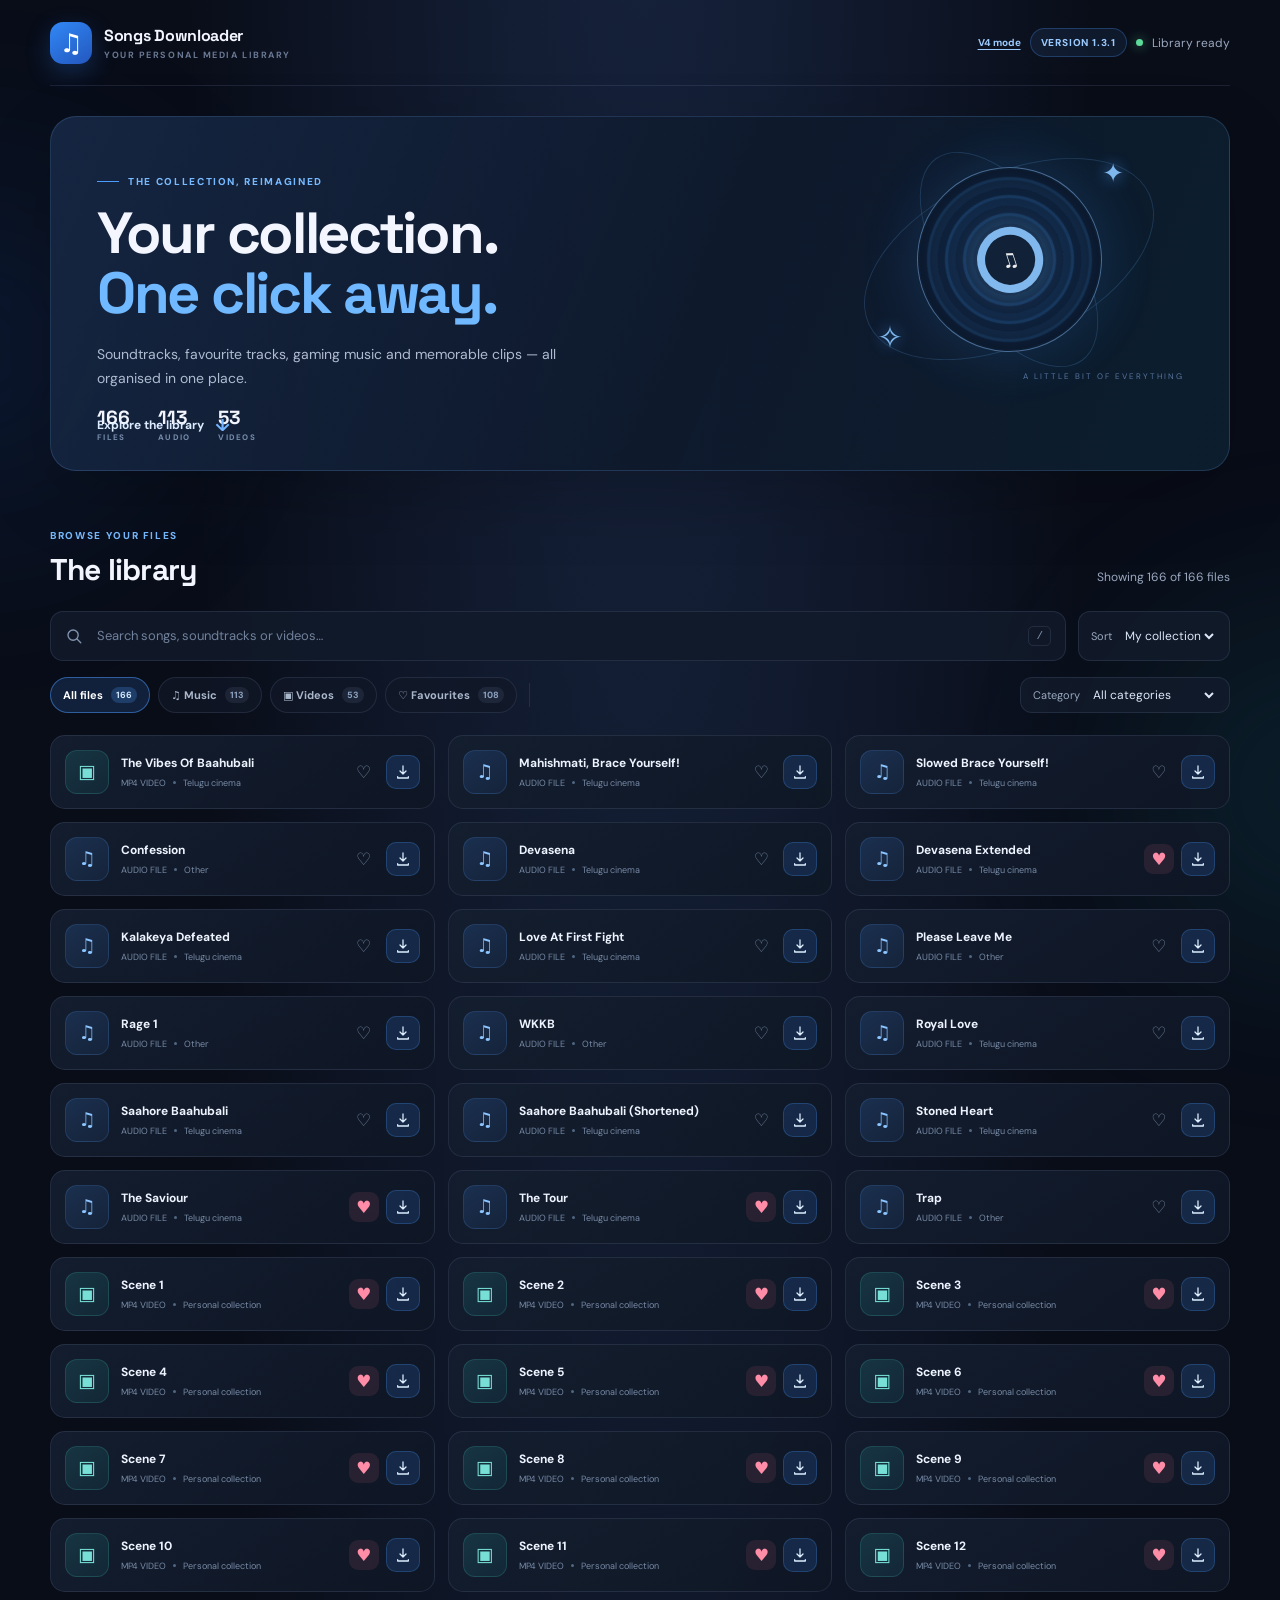
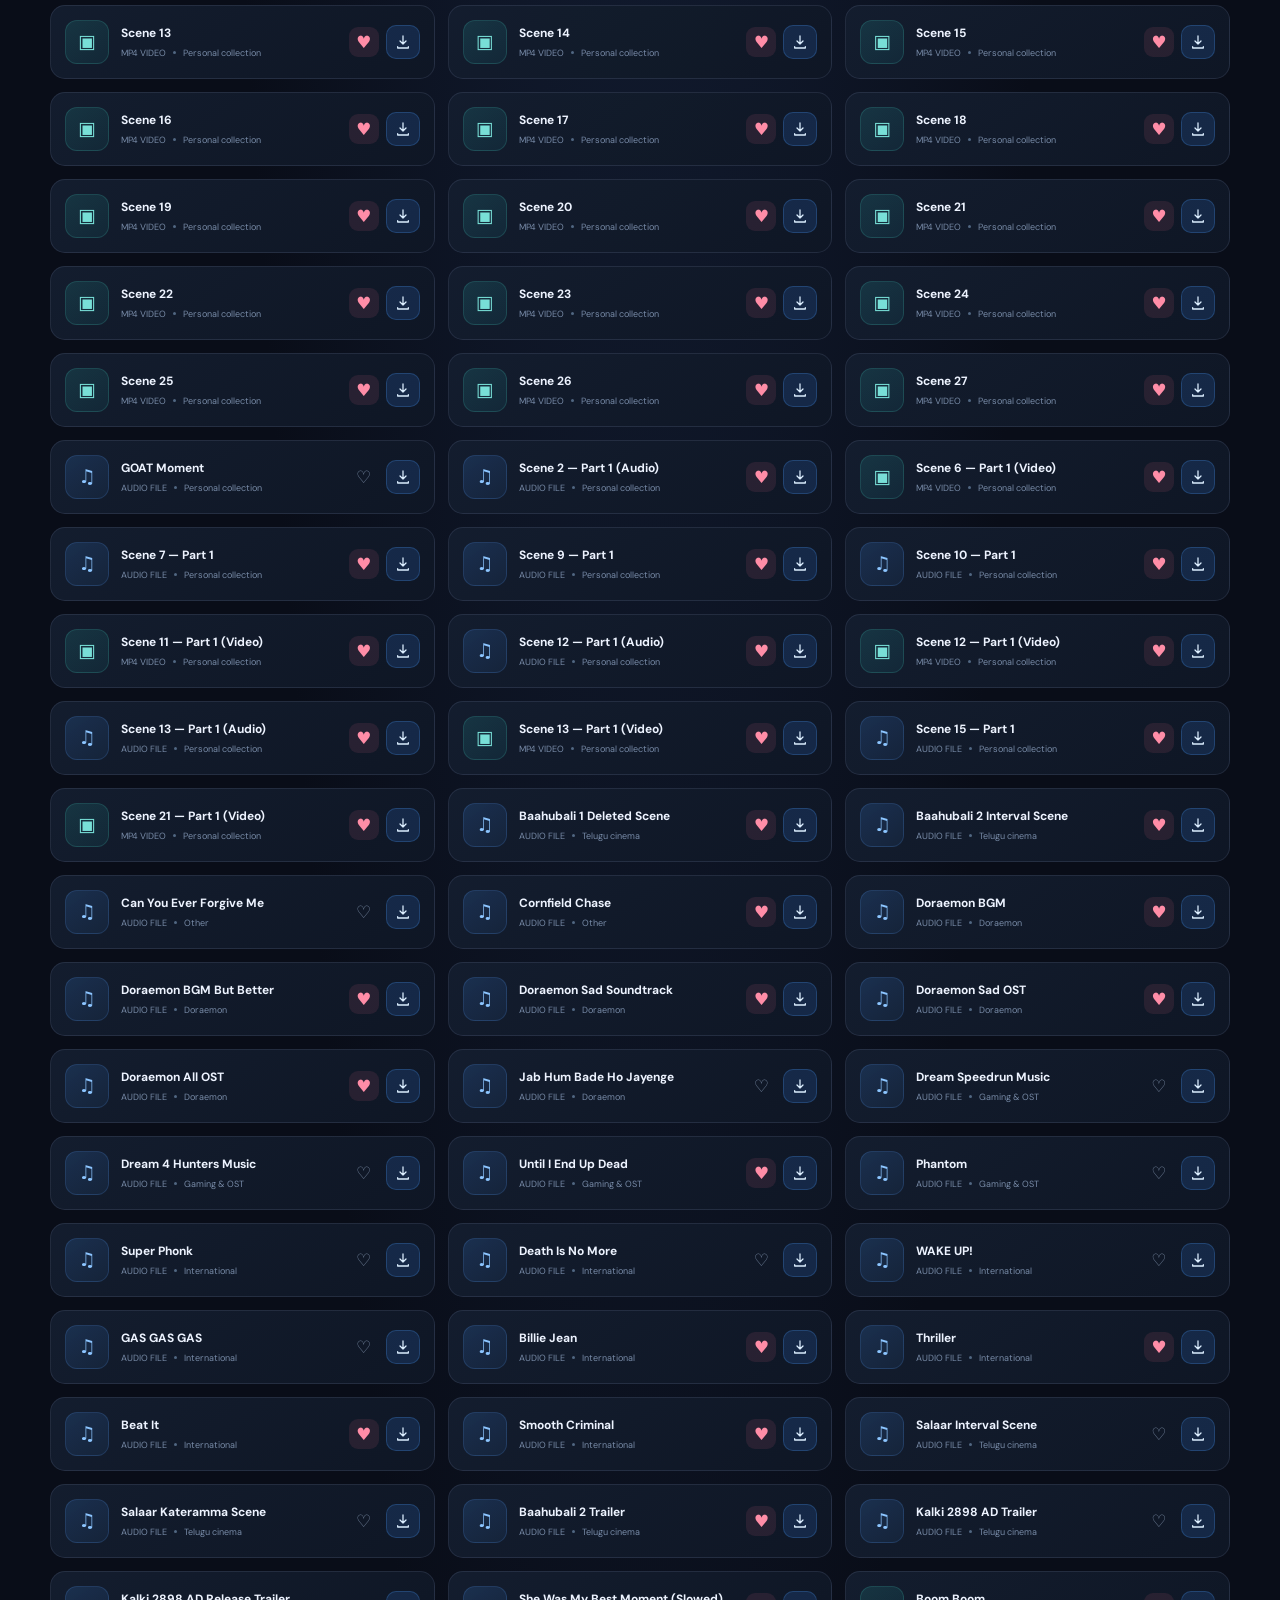
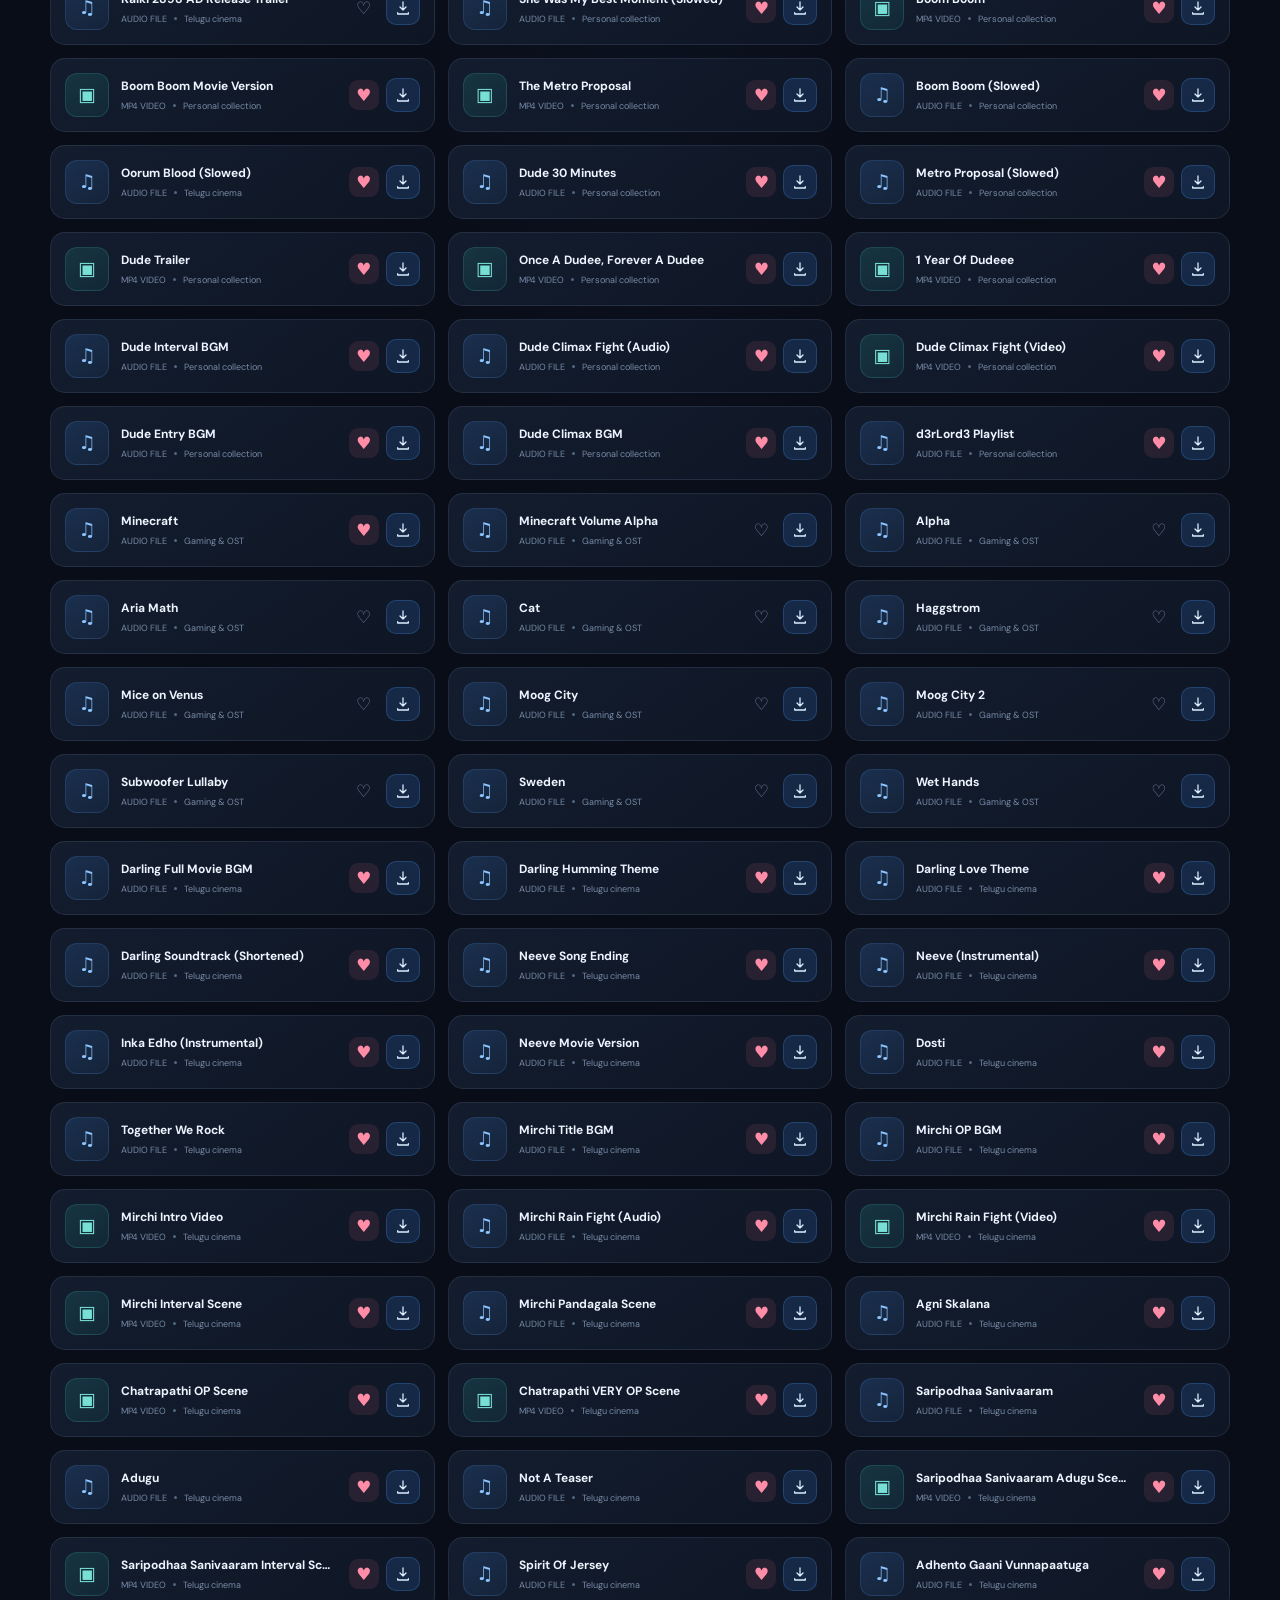
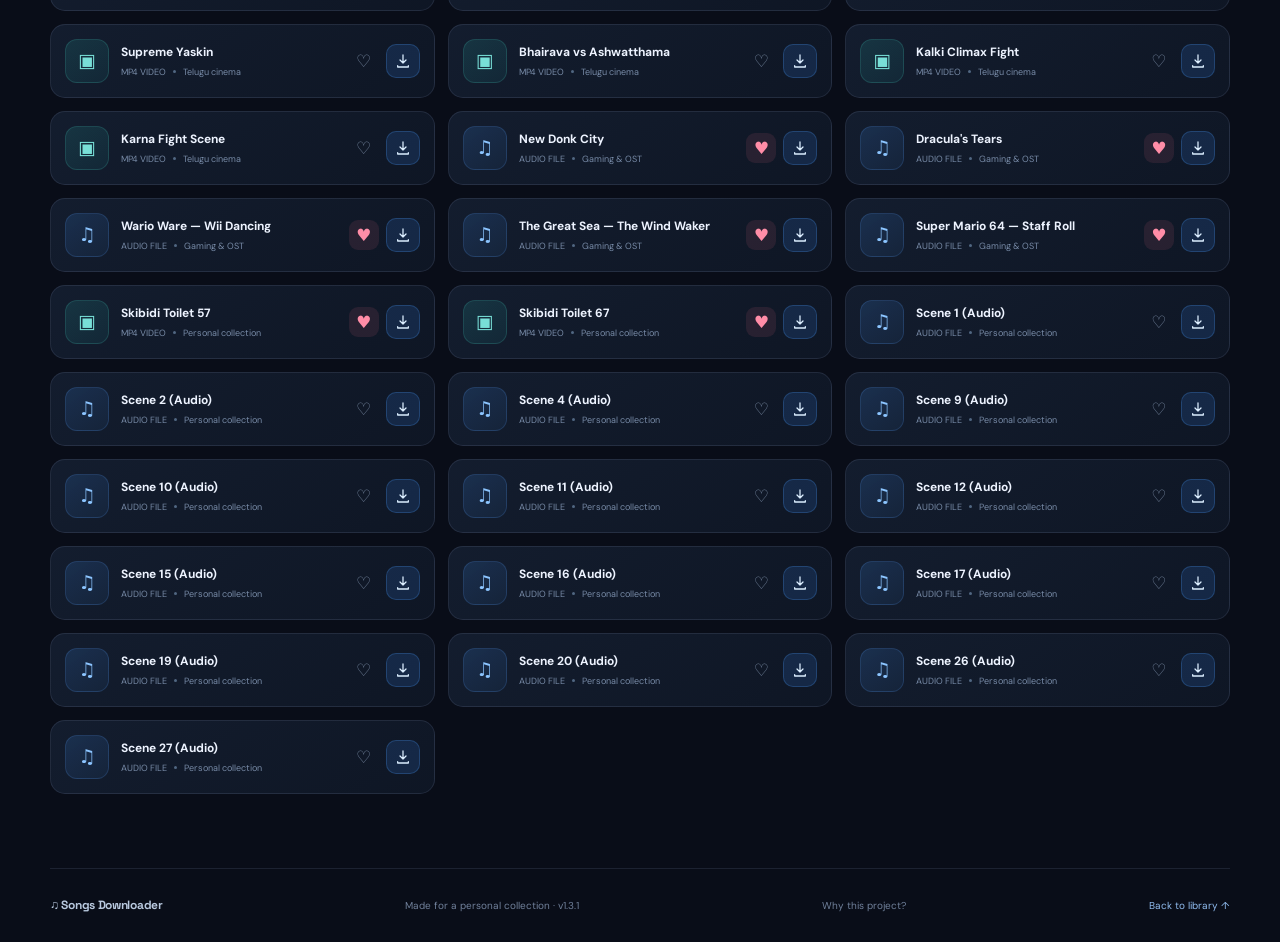
<file: index.html>
<!doctype html>
<html lang="en">
<head>
  <meta charset="utf-8">
  <meta name="viewport" content="width=device-width, initial-scale=1">
  <meta name="theme-color" content="#0b1020">
  <meta name="description" content="Songs Downloader — a personal collection of music, soundtracks and video clips.">
  <title>Songs Downloader — Version 1.3.1</title>
  <link rel="preconnect" href="https://fonts.googleapis.com">
  <link rel="preconnect" href="https://fonts.gstatic.com" crossorigin>
  <link href="https://fonts.googleapis.com/css2?family=DM+Sans:wght@400;500;600;700;800&family=Space+Grotesk:wght@500;600;700&display=swap" rel="stylesheet">
  <link rel="stylesheet" href="style.css">
  <script src="songs.js" defer></script>
  <script src="app.js" defer></script>
</head>
<body>
  <div class="ambient ambient-one" aria-hidden="true"></div>
  <div class="ambient ambient-two" aria-hidden="true"></div>

  <div class="app-shell">
    <header class="topbar">
      <a class="brand" href="index.html" aria-label="Songs Downloader home">
        <span class="brand-mark" aria-hidden="true">♫</span>
        <span class="brand-copy">
          <strong>Songs Downloader</strong>
          <small>YOUR PERSONAL MEDIA LIBRARY</small>
        </span>
      </a>
      <div class="topbar-right">
        <a class="v4-mode-link" href="jiobharat.html">V4 mode</a>
        <span class="version-pill">VERSION 1.3.1</span>
        <span class="status-dot" aria-hidden="true"></span>
        <span class="status-text">Library ready</span>
      </div>
    </header>

    <main>
      <section class="hero" aria-labelledby="hero-title">
        <div class="hero-copy">
          <p class="eyebrow"><span class="eyebrow-line"></span> THE COLLECTION, REIMAGINED</p>
          <h1 id="hero-title">Your collection.<br><span>One click away.</span></h1>
          <p class="hero-description">Soundtracks, favourite tracks, gaming music and memorable clips — all organised in one place.</p>
          <a class="hero-link" href="#library">Explore the library <span aria-hidden="true">↓</span></a>
        </div>
        <div class="hero-art" aria-hidden="true">
          <div class="orbit orbit-large"></div>
          <div class="orbit orbit-small"></div>
          <div class="hero-disc"><span>♫</span></div>
          <div class="hero-spark spark-one">✦</div>
          <div class="hero-spark spark-two">✧</div>
          <div class="hero-caption">A LITTLE BIT OF EVERYTHING</div>
        </div>
        <div class="hero-stats" aria-label="Library statistics">
          <div class="stat"><strong id="stat-total">—</strong><span>FILES</span></div>
          <div class="stat"><strong id="stat-audio">—</strong><span>AUDIO</span></div>
          <div class="stat"><strong id="stat-video">—</strong><span>VIDEOS</span></div>
        </div>
      </section>

      <section class="library-section" id="library" aria-labelledby="library-title">
        <div class="section-heading">
          <div>
            <p class="eyebrow">BROWSE YOUR FILES</p>
            <h2 id="library-title">The library</h2>
          </div>
          <p class="result-count" id="result-count" aria-live="polite">Loading files…</p>
        </div>

        <div class="toolbar">
          <label class="search-box" for="search-input">
            <svg viewBox="0 0 24 24" aria-hidden="true"><circle cx="10.8" cy="10.8" r="6.8"></circle><path d="m16 16 5 5"></path></svg>
            <input id="search-input" type="search" placeholder="Search songs, soundtracks or videos…" autocomplete="off">
            <kbd> / </kbd>
          </label>
          <label class="sort-control" for="sort-select">
            <span>Sort</span>
            <select id="sort-select">
              <option value="collection">My collection</option>
              <option value="az">Title: A–Z</option>
              <option value="za">Title: Z–A</option>
            </select>
          </label>
        </div>

        <div class="filter-row" aria-label="File type filters">
          <button class="filter-chip is-active" type="button" data-type="all" aria-pressed="true">All files <span id="count-all">0</span></button>
          <button class="filter-chip" type="button" data-type="audio" aria-pressed="false">♫ Music <span id="count-audio">0</span></button>
          <button class="filter-chip" type="button" data-type="video" aria-pressed="false">▣ Videos <span id="count-video">0</span></button>
          <button class="filter-chip" type="button" data-type="favorites" aria-pressed="false">♡ Favourites <span id="count-favorites">0</span></button>
          <span class="filter-divider" aria-hidden="true"></span>
          <label class="category-select" for="category-select">
            <span>Category</span>
            <select id="category-select">
              <option value="all">All categories</option>
            </select>
          </label>
        </div>

        <div class="active-filter-note" id="active-filter-note" hidden></div>
        <div class="media-grid" id="media-grid" aria-live="polite"></div>
        <div class="empty-state" id="empty-state" hidden>
          <div class="empty-icon">⌕</div>
          <h3>No files found</h3>
          <p>Try another title or clear your filters.</p>
          <button class="secondary-button" id="clear-filters" type="button">Clear filters</button>
        </div>
      </section>
    </main>

    <footer class="footer">
      <a class="footer-brand" href="index.html">♫ Songs Downloader</a>
      <span>Made for a personal collection · v1.3.1</span>
      <a href="why.html">Why this project?</a>
      <a href="#library">Back to library ↑</a>
    </footer>
  </div>

  <noscript><p class="noscript">Please enable JavaScript to browse the Songs Downloader library.</p></noscript>
</body>
</html>
</file>
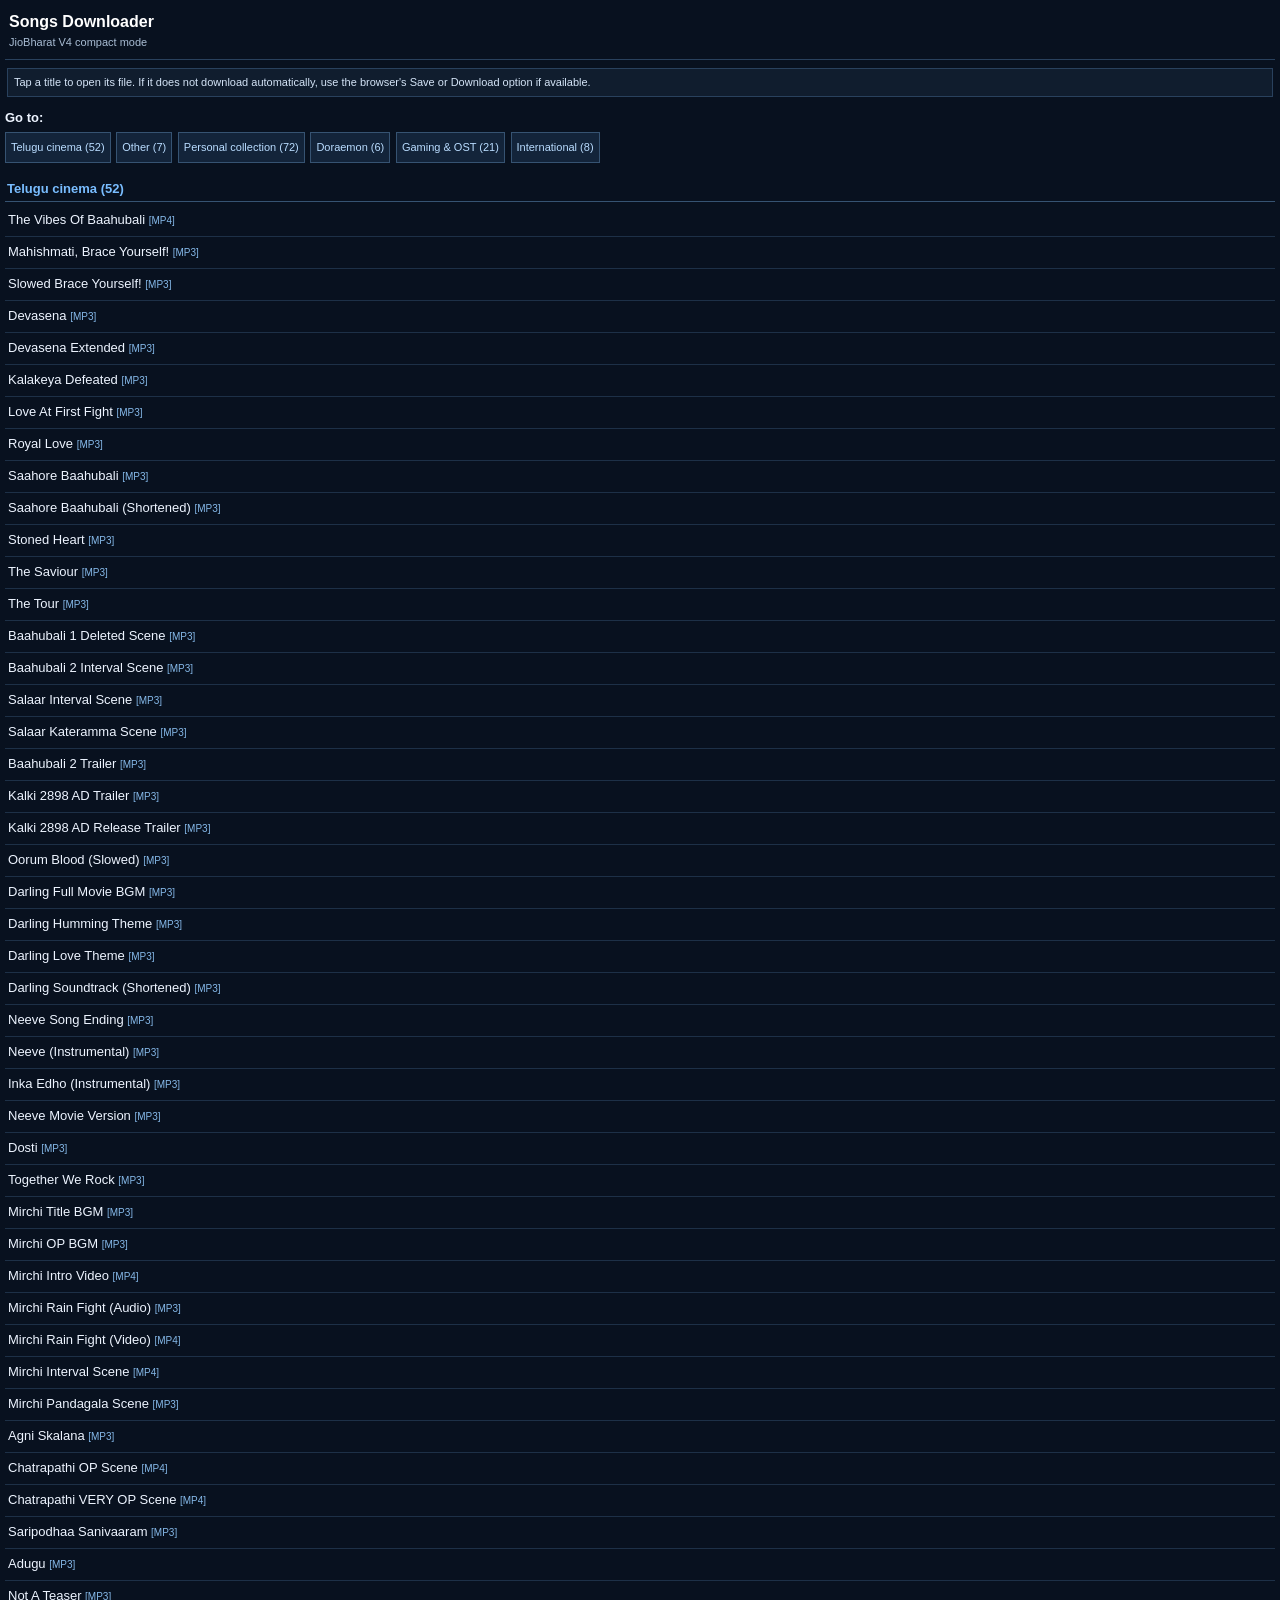
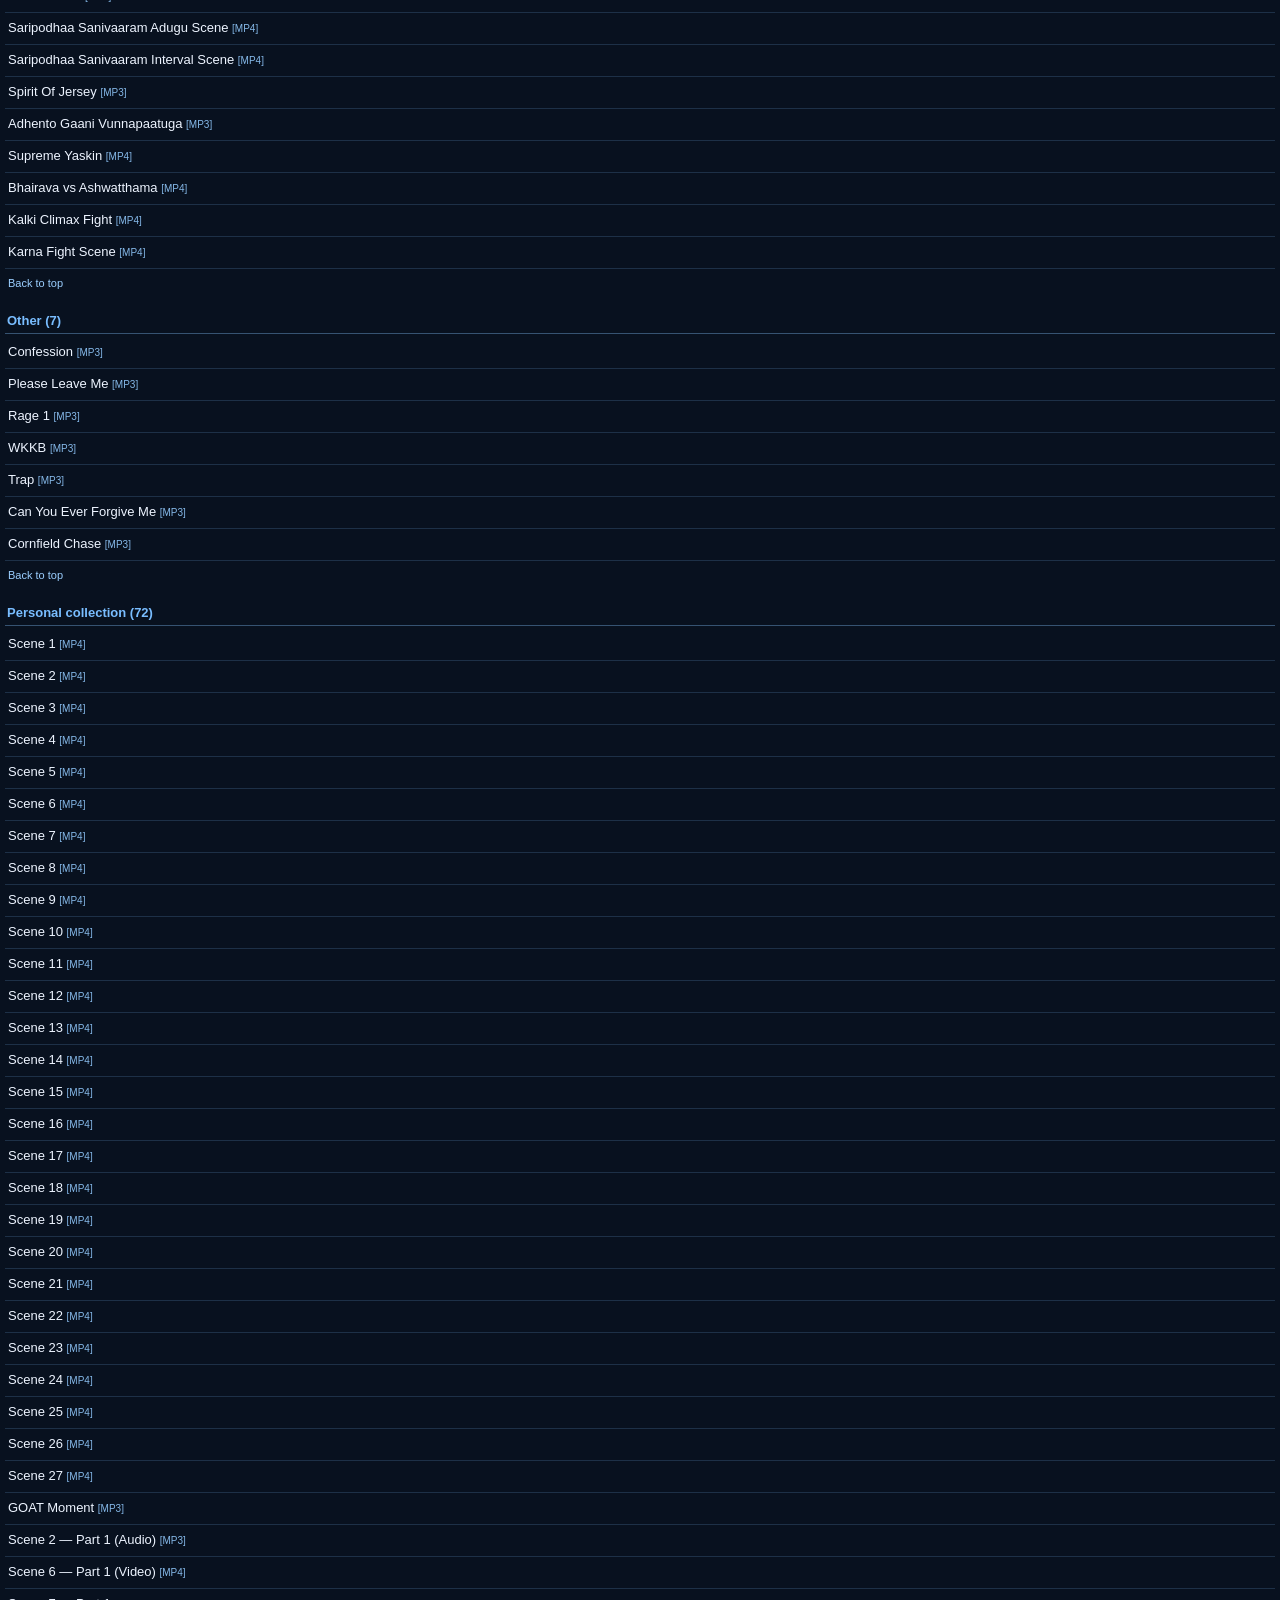
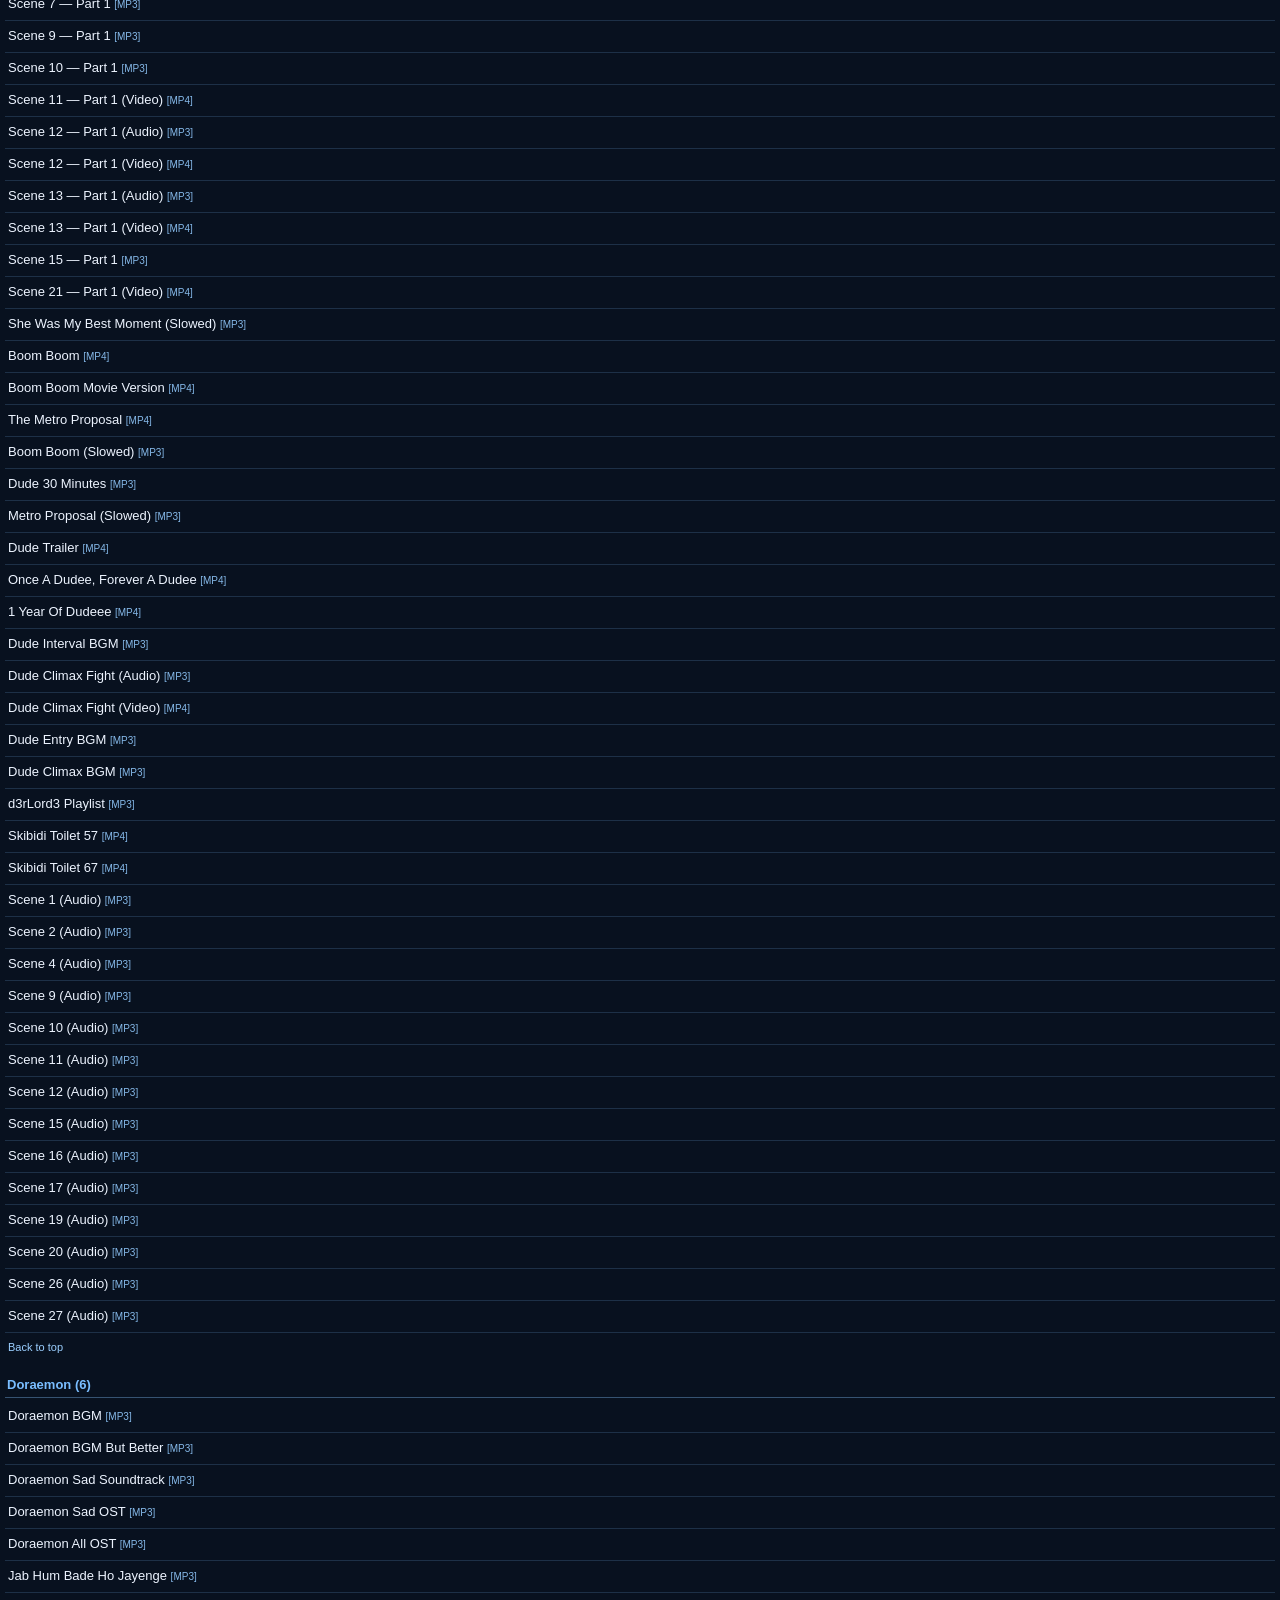
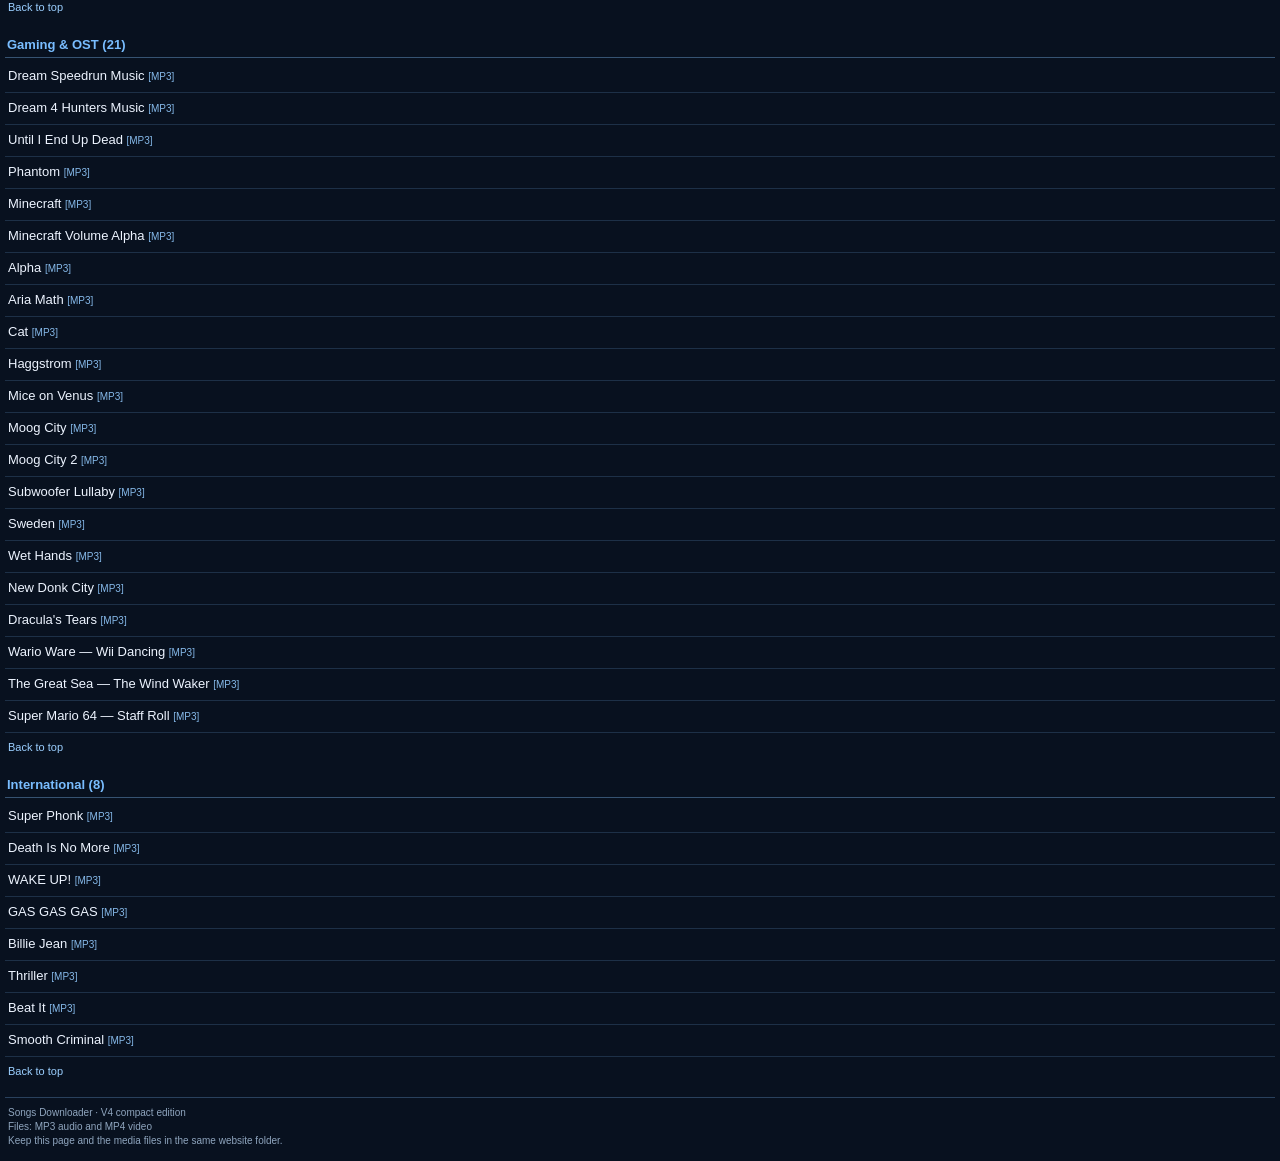
<file: jiobharat.html>
<!doctype html>
<html lang="en">
<head>
  <meta charset="utf-8">
  <meta name="viewport" content="width=device-width, initial-scale=1">
  <meta name="theme-color" content="#08111f">
  <meta name="description" content="A lightweight download list for Songs Downloader.">
  <title>Songs Downloader - V4 Mode</title>
  <style>
    body { margin: 0; padding: 5px; background: #08111f; color: #edf4ff; font-family: Arial, sans-serif; font-size: 13px; }
    .head { padding: 7px 4px 9px; border-bottom: 1px solid #29415d; }
    h1 { margin: 0 0 4px; color: #ffffff; font-size: 16px; line-height: 19px; }
    .sub { margin: 0; color: #a9bdd4; font-size: 11px; line-height: 15px; }
    .hint { margin: 8px 2px; padding: 6px; border: 1px solid #29415d; background: #101d2e; color: #d4e4f7; font-size: 11px; line-height: 15px; }
    .jump { margin: 7px 0 10px; line-height: 25px; }
    .jump a { display: inline-block; margin: 2px 2px 2px 0; padding: 2px 5px; border: 1px solid #365372; background: #13243a; color: #b9dcff; text-decoration: none; font-size: 11px; }
    h2 { margin: 12px 0 3px; padding: 4px 2px; border-bottom: 1px solid #365372; color: #79bdff; font-size: 13px; line-height: 16px; }
    ul { margin: 0; padding: 0; list-style: none; }
    li { margin: 0; padding: 0; border-bottom: 1px solid #1d3047; }
    .file { display: block; padding: 7px 3px; color: #edf4ff; text-decoration: none; line-height: 16px; }
    .file:focus, .file:active, .jump a:focus, .jump a:active { color: #ffffff; background: #1c3b5f; outline: 1px solid #79bdff; }
    .kind { color: #85b8e8; font-size: 10px; white-space: nowrap; }
    .top { display: block; padding: 8px 3px; color: #9bcfff; text-decoration: none; font-size: 11px; }
    .foot { margin-top: 12px; padding: 8px 3px; border-top: 1px solid #29415d; color: #8fa5be; font-size: 10px; line-height: 14px; }
  </style>
</head>
<body>
  <div class="head" id="top">
    <h1>Songs Downloader</h1>
    <p class="sub">JioBharat V4 compact mode</p>
  </div>
  <p class="hint">Tap a title to open its file. If it does not download automatically, use the browser's Save or Download option if available.</p>
  <div class="jump"><strong>Go to:</strong><br>
    <a href="#telugu-cinema">Telugu cinema (52)</a>
    <a href="#other">Other (7)</a>
    <a href="#personal-collection">Personal collection (72)</a>
    <a href="#doraemon">Doraemon (6)</a>
    <a href="#gaming-ost">Gaming &amp; OST (21)</a>
    <a href="#international">International (8)</a>
  </div>
  <h2 id="telugu-cinema">Telugu cinema (52)</h2>
  <ul>
    <li><a class="file" href="The%20Vibes%20Of%20Baahubali.mp4" download="The Vibes Of Baahubali.mp4">The Vibes Of Baahubali <span class="kind">[MP4]</span></a></li>
    <li><a class="file" href="Mahishmati%2C%20Brace%20Yourself.mp3" download="Mahishmati, Brace Yourself.mp3">Mahishmati, Brace Yourself! <span class="kind">[MP3]</span></a></li>
    <li><a class="file" href="Slowed%20Brace%20Yourself.mp3" download="Slowed Brace Yourself.mp3">Slowed Brace Yourself! <span class="kind">[MP3]</span></a></li>
    <li><a class="file" href="Devasena.mp3" download="Devasena.mp3">Devasena <span class="kind">[MP3]</span></a></li>
    <li><a class="file" href="Devasena%20Extended.mp3" download="Devasena Extended.mp3">Devasena Extended <span class="kind">[MP3]</span></a></li>
    <li><a class="file" href="Kalakeya%20Defeated.mp3" download="Kalakeya Defeated.mp3">Kalakeya Defeated <span class="kind">[MP3]</span></a></li>
    <li><a class="file" href="Love%20at%20First%20Fight.mp3" download="Love at First Fight.mp3">Love At First Fight <span class="kind">[MP3]</span></a></li>
    <li><a class="file" href="Royal%20Love.mp3" download="Royal Love.mp3">Royal Love <span class="kind">[MP3]</span></a></li>
    <li><a class="file" href="Saahore%20Baahubali.mp3" download="Saahore Baahubali.mp3">Saahore Baahubali <span class="kind">[MP3]</span></a></li>
    <li><a class="file" href="Saahore%20Baahubali%20Shortened.mp3" download="Saahore Baahubali Shortened.mp3">Saahore Baahubali (Shortened) <span class="kind">[MP3]</span></a></li>
    <li><a class="file" href="Stoned%20Heart.mp3" download="Stoned Heart.mp3">Stoned Heart <span class="kind">[MP3]</span></a></li>
    <li><a class="file" href="The%20Saviour.mp3" download="The Saviour.mp3">The Saviour <span class="kind">[MP3]</span></a></li>
    <li><a class="file" href="The%20Tour.mp3" download="The Tour.mp3">The Tour <span class="kind">[MP3]</span></a></li>
    <li><a class="file" href="Baahubali%201%20Deleted%20Scene.mp3" download="Baahubali 1 Deleted Scene.mp3">Baahubali 1 Deleted Scene <span class="kind">[MP3]</span></a></li>
    <li><a class="file" href="Interval%20Scene%202.mp3" download="Interval Scene 2.mp3">Baahubali 2 Interval Scene <span class="kind">[MP3]</span></a></li>
    <li><a class="file" href="Salaar%20Interval%20Scene.mp3" download="Salaar Interval Scene.mp3">Salaar Interval Scene <span class="kind">[MP3]</span></a></li>
    <li><a class="file" href="Kateramma%20Fight%20Scene.mp3" download="Kateramma Fight Scene.mp3">Salaar Kateramma Scene <span class="kind">[MP3]</span></a></li>
    <li><a class="file" href="Baahubali%202%20Trailer.mp3" download="Baahubali 2 Trailer.mp3">Baahubali 2 Trailer <span class="kind">[MP3]</span></a></li>
    <li><a class="file" href="Kalki%202898%20AD%20Trailer.mp3" download="Kalki 2898 AD Trailer.mp3">Kalki 2898 AD Trailer <span class="kind">[MP3]</span></a></li>
    <li><a class="file" href="Kalki%202898%20AD%20Release%20Trailer.mp3" download="Kalki 2898 AD Release Trailer.mp3">Kalki 2898 AD Release Trailer <span class="kind">[MP3]</span></a></li>
    <li><a class="file" href="Oorum%20Blood%20Slowed.mp3" download="Oorum Blood Slowed.mp3">Oorum Blood (Slowed) <span class="kind">[MP3]</span></a></li>
    <li><a class="file" href="Darling%20Full%20Movie%20BGM.mp3" download="Darling Full Movie BGM.mp3">Darling Full Movie BGM <span class="kind">[MP3]</span></a></li>
    <li><a class="file" href="Darling%20Humming%20Theme.mp3" download="Darling Humming Theme.mp3">Darling Humming Theme <span class="kind">[MP3]</span></a></li>
    <li><a class="file" href="Darling%20Love%20Theme.mp3" download="Darling Love Theme.mp3">Darling Love Theme <span class="kind">[MP3]</span></a></li>
    <li><a class="file" href="Darling%20Soundtrack%20Shortened.mp3" download="Darling Soundtrack Shortened.mp3">Darling Soundtrack (Shortened) <span class="kind">[MP3]</span></a></li>
    <li><a class="file" href="Neeve%20Song%20Ending.mp3" download="Neeve Song Ending.mp3">Neeve Song Ending <span class="kind">[MP3]</span></a></li>
    <li><a class="file" href="Neeve%20%28Instrumental%29.mp3" download="Neeve (Instrumental).mp3">Neeve (Instrumental) <span class="kind">[MP3]</span></a></li>
    <li><a class="file" href="Inka%20Edho%20%28Instrumental%29.mp3" download="Inka Edho (Instrumental).mp3">Inka Edho (Instrumental) <span class="kind">[MP3]</span></a></li>
    <li><a class="file" href="Neeve%20Movie%20Version.mp3" download="Neeve Movie Version.mp3">Neeve Movie Version <span class="kind">[MP3]</span></a></li>
    <li><a class="file" href="Dosti.mp3" download="Dosti.mp3">Dosti <span class="kind">[MP3]</span></a></li>
    <li><a class="file" href="Together%20We%20Rock.mp3" download="Together We Rock.mp3">Together We Rock <span class="kind">[MP3]</span></a></li>
    <li><a class="file" href="Mirchi%20Title%20BGM.mp3" download="Mirchi Title BGM.mp3">Mirchi Title BGM <span class="kind">[MP3]</span></a></li>
    <li><a class="file" href="Mirchi%20OP%20BGM.mp3" download="Mirchi OP BGM.mp3">Mirchi OP BGM <span class="kind">[MP3]</span></a></li>
    <li><a class="file" href="Mirchi%20Intro%20Scene.mp4" download="Mirchi Intro Scene.mp4">Mirchi Intro Video <span class="kind">[MP4]</span></a></li>
    <li><a class="file" href="Mirchi%20Rain%20Fight.mp3" download="Mirchi Rain Fight.mp3">Mirchi Rain Fight (Audio) <span class="kind">[MP3]</span></a></li>
    <li><a class="file" href="Mirchi%20Rain%20Fight%20Video.mp4" download="Mirchi Rain Fight Video.mp4">Mirchi Rain Fight (Video) <span class="kind">[MP4]</span></a></li>
    <li><a class="file" href="Mirchi%20Interval%20Scene.mp4" download="Mirchi Interval Scene.mp4">Mirchi Interval Scene <span class="kind">[MP4]</span></a></li>
    <li><a class="file" href="Mirchi%20Pandagala%20Scene.mp3" download="Mirchi Pandagala Scene.mp3">Mirchi Pandagala Scene <span class="kind">[MP3]</span></a></li>
    <li><a class="file" href="Agni%20Skalana.mp3" download="Agni Skalana.mp3">Agni Skalana <span class="kind">[MP3]</span></a></li>
    <li><a class="file" href="Chatrapathi%20OP%20Scene.mp4" download="Chatrapathi OP Scene.mp4">Chatrapathi OP Scene <span class="kind">[MP4]</span></a></li>
    <li><a class="file" href="Chatrapathi%20VERY%20OP%20Scene.mp4" download="Chatrapathi VERY OP Scene.mp4">Chatrapathi VERY OP Scene <span class="kind">[MP4]</span></a></li>
    <li><a class="file" href="Saripodhaa%20Sanivaaram.mp3" download="Saripodhaa Sanivaaram.mp3">Saripodhaa Sanivaaram <span class="kind">[MP3]</span></a></li>
    <li><a class="file" href="Adugu.mp3" download="Adugu.mp3">Adugu <span class="kind">[MP3]</span></a></li>
    <li><a class="file" href="Not%20A%20Teaser.mp3" download="Not A Teaser.mp3">Not A Teaser <span class="kind">[MP3]</span></a></li>
    <li><a class="file" href="Saripodhaa%20Sanivaaram%20Adugu%20Scene.mp4" download="Saripodhaa Sanivaaram Adugu Scene.mp4">Saripodhaa Sanivaaram Adugu Scene <span class="kind">[MP4]</span></a></li>
    <li><a class="file" href="Saripodhaa%20Sanivaaram%20Interval%20Scene.mp4" download="Saripodhaa Sanivaaram Interval Scene.mp4">Saripodhaa Sanivaaram Interval Scene <span class="kind">[MP4]</span></a></li>
    <li><a class="file" href="Spirit%20Of%20Jersey.mp3" download="Spirit Of Jersey.mp3">Spirit Of Jersey <span class="kind">[MP3]</span></a></li>
    <li><a class="file" href="Adhento%20Gaani%20Vunnapaatuga.mp3" download="Adhento Gaani Vunnapaatuga.mp3">Adhento Gaani Vunnapaatuga <span class="kind">[MP3]</span></a></li>
    <li><a class="file" href="Supreme%20Yaskin.mp4" download="Supreme Yaskin.mp4">Supreme Yaskin <span class="kind">[MP4]</span></a></li>
    <li><a class="file" href="Bhairava%20vs%20Ashwatthama.mp4" download="Bhairava vs Ashwatthama.mp4">Bhairava vs Ashwatthama <span class="kind">[MP4]</span></a></li>
    <li><a class="file" href="Kalki%20Climax%20Fight.mp4" download="Kalki Climax Fight.mp4">Kalki Climax Fight <span class="kind">[MP4]</span></a></li>
    <li><a class="file" href="Karna%20Fight%20Scene.mp4" download="Karna Fight Scene.mp4">Karna Fight Scene <span class="kind">[MP4]</span></a></li>
  </ul>
  <a class="top" href="#top">Back to top</a>
  <h2 id="other">Other (7)</h2>
  <ul>
    <li><a class="file" href="Confession.mp3" download="Confession.mp3">Confession <span class="kind">[MP3]</span></a></li>
    <li><a class="file" href="Please%20Leave%20Me.mp3" download="Please Leave Me.mp3">Please Leave Me <span class="kind">[MP3]</span></a></li>
    <li><a class="file" href="Rage%201.mp3" download="Rage 1.mp3">Rage 1 <span class="kind">[MP3]</span></a></li>
    <li><a class="file" href="WKKB.mp3" download="WKKB.mp3">WKKB <span class="kind">[MP3]</span></a></li>
    <li><a class="file" href="Trap.mp3" download="Trap.mp3">Trap <span class="kind">[MP3]</span></a></li>
    <li><a class="file" href="Can%20You%20Ever%20Forgive%20Me.mp3" download="Can You Ever Forgive Me.mp3">Can You Ever Forgive Me <span class="kind">[MP3]</span></a></li>
    <li><a class="file" href="Cornfield%20Chase.mp3" download="Cornfield Chase.mp3">Cornfield Chase <span class="kind">[MP3]</span></a></li>
  </ul>
  <a class="top" href="#top">Back to top</a>
  <h2 id="personal-collection">Personal collection (72)</h2>
  <ul>
    <li><a class="file" href="Scene%201.mp4" download="Scene 1.mp4">Scene 1 <span class="kind">[MP4]</span></a></li>
    <li><a class="file" href="Scene%202.mp4" download="Scene 2.mp4">Scene 2 <span class="kind">[MP4]</span></a></li>
    <li><a class="file" href="Scene%203.mp4" download="Scene 3.mp4">Scene 3 <span class="kind">[MP4]</span></a></li>
    <li><a class="file" href="Scene%204.mp4" download="Scene 4.mp4">Scene 4 <span class="kind">[MP4]</span></a></li>
    <li><a class="file" href="Scene%205.mp4" download="Scene 5.mp4">Scene 5 <span class="kind">[MP4]</span></a></li>
    <li><a class="file" href="Scene%206.mp4" download="Scene 6.mp4">Scene 6 <span class="kind">[MP4]</span></a></li>
    <li><a class="file" href="Scene%207.mp4" download="Scene 7.mp4">Scene 7 <span class="kind">[MP4]</span></a></li>
    <li><a class="file" href="Scene%208.mp4" download="Scene 8.mp4">Scene 8 <span class="kind">[MP4]</span></a></li>
    <li><a class="file" href="Scene%209.mp4" download="Scene 9.mp4">Scene 9 <span class="kind">[MP4]</span></a></li>
    <li><a class="file" href="Scene%2010.mp4" download="Scene 10.mp4">Scene 10 <span class="kind">[MP4]</span></a></li>
    <li><a class="file" href="Scene%2011.mp4" download="Scene 11.mp4">Scene 11 <span class="kind">[MP4]</span></a></li>
    <li><a class="file" href="Scene%2012.mp4" download="Scene 12.mp4">Scene 12 <span class="kind">[MP4]</span></a></li>
    <li><a class="file" href="Scene%2013.mp4" download="Scene 13.mp4">Scene 13 <span class="kind">[MP4]</span></a></li>
    <li><a class="file" href="Scene%2014.mp4" download="Scene 14.mp4">Scene 14 <span class="kind">[MP4]</span></a></li>
    <li><a class="file" href="Scene%2015.mp4" download="Scene 15.mp4">Scene 15 <span class="kind">[MP4]</span></a></li>
    <li><a class="file" href="Scene%2016.mp4" download="Scene 16.mp4">Scene 16 <span class="kind">[MP4]</span></a></li>
    <li><a class="file" href="Scene%2017.mp4" download="Scene 17.mp4">Scene 17 <span class="kind">[MP4]</span></a></li>
    <li><a class="file" href="Scene%2018.mp4" download="Scene 18.mp4">Scene 18 <span class="kind">[MP4]</span></a></li>
    <li><a class="file" href="Scene%2019.mp4" download="Scene 19.mp4">Scene 19 <span class="kind">[MP4]</span></a></li>
    <li><a class="file" href="Scene%2020.mp4" download="Scene 20.mp4">Scene 20 <span class="kind">[MP4]</span></a></li>
    <li><a class="file" href="Scene%2021.mp4" download="Scene 21.mp4">Scene 21 <span class="kind">[MP4]</span></a></li>
    <li><a class="file" href="Scene%2022.mp4" download="Scene 22.mp4">Scene 22 <span class="kind">[MP4]</span></a></li>
    <li><a class="file" href="Scene%2023.mp4" download="Scene 23.mp4">Scene 23 <span class="kind">[MP4]</span></a></li>
    <li><a class="file" href="Scene%2024.mp4" download="Scene 24.mp4">Scene 24 <span class="kind">[MP4]</span></a></li>
    <li><a class="file" href="Scene%2025.mp4" download="Scene 25.mp4">Scene 25 <span class="kind">[MP4]</span></a></li>
    <li><a class="file" href="Scene%2026.mp4" download="Scene 26.mp4">Scene 26 <span class="kind">[MP4]</span></a></li>
    <li><a class="file" href="Scene%2027.mp4" download="Scene 27.mp4">Scene 27 <span class="kind">[MP4]</span></a></li>
    <li><a class="file" href="GOAT%20Moment.mp3" download="GOAT Moment.mp3">GOAT Moment <span class="kind">[MP3]</span></a></li>
    <li><a class="file" href="Scene%202%20Part%201.mp3" download="Scene 2 Part 1.mp3">Scene 2 — Part 1 (Audio) <span class="kind">[MP3]</span></a></li>
    <li><a class="file" href="Scene%206%20Part%201.mp4" download="Scene 6 Part 1.mp4">Scene 6 — Part 1 (Video) <span class="kind">[MP4]</span></a></li>
    <li><a class="file" href="Scene%207%20Part%201.mp3" download="Scene 7 Part 1.mp3">Scene 7 — Part 1 <span class="kind">[MP3]</span></a></li>
    <li><a class="file" href="Scene%209%20Part%201.mp3" download="Scene 9 Part 1.mp3">Scene 9 — Part 1 <span class="kind">[MP3]</span></a></li>
    <li><a class="file" href="Scene%2010%20Part%201.mp3" download="Scene 10 Part 1.mp3">Scene 10 — Part 1 <span class="kind">[MP3]</span></a></li>
    <li><a class="file" href="Scene%2011%20Part%201.mp4" download="Scene 11 Part 1.mp4">Scene 11 — Part 1 (Video) <span class="kind">[MP4]</span></a></li>
    <li><a class="file" href="Scene%2012%20Part%201.mp3" download="Scene 12 Part 1.mp3">Scene 12 — Part 1 (Audio) <span class="kind">[MP3]</span></a></li>
    <li><a class="file" href="Scene%2012%20Part%201.mp4" download="Scene 12 Part 1.mp4">Scene 12 — Part 1 (Video) <span class="kind">[MP4]</span></a></li>
    <li><a class="file" href="Scene%2013%20Part%201.mp3" download="Scene 13 Part 1.mp3">Scene 13 — Part 1 (Audio) <span class="kind">[MP3]</span></a></li>
    <li><a class="file" href="Scene%2013%20Part%201.mp4" download="Scene 13 Part 1.mp4">Scene 13 — Part 1 (Video) <span class="kind">[MP4]</span></a></li>
    <li><a class="file" href="Scene%2015%20Part%201.mp3" download="Scene 15 Part 1.mp3">Scene 15 — Part 1 <span class="kind">[MP3]</span></a></li>
    <li><a class="file" href="Scene%2021%20Part%201.mp4" download="Scene 21 Part 1.mp4">Scene 21 — Part 1 (Video) <span class="kind">[MP4]</span></a></li>
    <li><a class="file" href="She%20Was%20My%20Best%20Moment%20Slowed.mp3" download="She Was My Best Moment Slowed.mp3">She Was My Best Moment (Slowed) <span class="kind">[MP3]</span></a></li>
    <li><a class="file" href="Boom%20Boom.mp4" download="Boom Boom.mp4">Boom Boom <span class="kind">[MP4]</span></a></li>
    <li><a class="file" href="Boom%20Boom%20Movie%20Version.mp4" download="Boom Boom Movie Version.mp4">Boom Boom Movie Version <span class="kind">[MP4]</span></a></li>
    <li><a class="file" href="The%20Metro%20Proposal%20Dude.mp4" download="The Metro Proposal Dude.mp4">The Metro Proposal <span class="kind">[MP4]</span></a></li>
    <li><a class="file" href="Boom%20Boom%20Slowed.mp3" download="Boom Boom Slowed.mp3">Boom Boom (Slowed) <span class="kind">[MP3]</span></a></li>
    <li><a class="file" href="Dude%2030%20Minutes.mp3" download="Dude 30 Minutes.mp3">Dude 30 Minutes <span class="kind">[MP3]</span></a></li>
    <li><a class="file" href="Metro%20Proposal%20Slowed.mp3" download="Metro Proposal Slowed.mp3">Metro Proposal (Slowed) <span class="kind">[MP3]</span></a></li>
    <li><a class="file" href="Dude%20Trailer.mp4" download="Dude Trailer.mp4">Dude Trailer <span class="kind">[MP4]</span></a></li>
    <li><a class="file" href="Once%20A%20Dudee%2C%20Forever%20A%20Dudee.mp4" download="Once A Dudee, Forever A Dudee.mp4">Once A Dudee, Forever A Dudee <span class="kind">[MP4]</span></a></li>
    <li><a class="file" href="1%20YEAR%20OF%20DUDEEE.mp4" download="1 YEAR OF DUDEEE.mp4">1 Year Of Dudeee <span class="kind">[MP4]</span></a></li>
    <li><a class="file" href="Dude%20Interval%20BGM.mp3" download="Dude Interval BGM.mp3">Dude Interval BGM <span class="kind">[MP3]</span></a></li>
    <li><a class="file" href="Dude%20Climax%20Fight.mp3" download="Dude Climax Fight.mp3">Dude Climax Fight (Audio) <span class="kind">[MP3]</span></a></li>
    <li><a class="file" href="Dude%20Climax%20Fight.mp4" download="Dude Climax Fight.mp4">Dude Climax Fight (Video) <span class="kind">[MP4]</span></a></li>
    <li><a class="file" href="Dude%20Entry%20BGM.mp3" download="Dude Entry BGM.mp3">Dude Entry BGM <span class="kind">[MP3]</span></a></li>
    <li><a class="file" href="Dude%20Climax%20BGM.mp3" download="Dude Climax BGM.mp3">Dude Climax BGM <span class="kind">[MP3]</span></a></li>
    <li><a class="file" href="d3rLord3%20Playlist.mp3" download="d3rLord3 Playlist.mp3">d3rLord3 Playlist <span class="kind">[MP3]</span></a></li>
    <li><a class="file" href="skibidi%20toilet%2057.mp4" download="skibidi toilet 57.mp4">Skibidi Toilet 57 <span class="kind">[MP4]</span></a></li>
    <li><a class="file" href="skibidi%20toilet%2067.mp4" download="skibidi toilet 67.mp4">Skibidi Toilet 67 <span class="kind">[MP4]</span></a></li>
      <li><a class="file" href="Scene%201.mp3" download="Scene 1.mp3">Scene 1 (Audio) <span class="kind">[MP3]</span></a></li>
    <li><a class="file" href="Scene%202.mp3" download="Scene 2.mp3">Scene 2 (Audio) <span class="kind">[MP3]</span></a></li>
    <li><a class="file" href="Scene%204.mp3" download="Scene 4.mp3">Scene 4 (Audio) <span class="kind">[MP3]</span></a></li>
    <li><a class="file" href="Scene%209.mp3" download="Scene 9.mp3">Scene 9 (Audio) <span class="kind">[MP3]</span></a></li>
    <li><a class="file" href="Scene%2010.mp3" download="Scene 10.mp3">Scene 10 (Audio) <span class="kind">[MP3]</span></a></li>
    <li><a class="file" href="Scene%2011.mp3" download="Scene 11.mp3">Scene 11 (Audio) <span class="kind">[MP3]</span></a></li>
    <li><a class="file" href="Scene%2012.mp3" download="Scene 12.mp3">Scene 12 (Audio) <span class="kind">[MP3]</span></a></li>
    <li><a class="file" href="Scene%2015.mp3" download="Scene 15.mp3">Scene 15 (Audio) <span class="kind">[MP3]</span></a></li>
    <li><a class="file" href="Scene%2016.mp3" download="Scene 16.mp3">Scene 16 (Audio) <span class="kind">[MP3]</span></a></li>
    <li><a class="file" href="Scene%2017.mp3" download="Scene 17.mp3">Scene 17 (Audio) <span class="kind">[MP3]</span></a></li>
    <li><a class="file" href="Scene%2019.mp3" download="Scene 19.mp3">Scene 19 (Audio) <span class="kind">[MP3]</span></a></li>
    <li><a class="file" href="Scene%2020.mp3" download="Scene 20.mp3">Scene 20 (Audio) <span class="kind">[MP3]</span></a></li>
    <li><a class="file" href="Scene%2026.mp3" download="Scene 26.mp3">Scene 26 (Audio) <span class="kind">[MP3]</span></a></li>
    <li><a class="file" href="Scene%2027.mp3" download="Scene 27.mp3">Scene 27 (Audio) <span class="kind">[MP3]</span></a></li>
  </ul>
  <a class="top" href="#top">Back to top</a>
  <h2 id="doraemon">Doraemon (6)</h2>
  <ul>
    <li><a class="file" href="Doraemon%20BGM.mp3" download="Doraemon BGM.mp3">Doraemon BGM <span class="kind">[MP3]</span></a></li>
    <li><a class="file" href="Doraemon%20BGM%20but%20better.mp3" download="Doraemon BGM but better.mp3">Doraemon BGM But Better <span class="kind">[MP3]</span></a></li>
    <li><a class="file" href="Doraemon%20Sad%20Soundtrack.mp3" download="Doraemon Sad Soundtrack.mp3">Doraemon Sad Soundtrack <span class="kind">[MP3]</span></a></li>
    <li><a class="file" href="Doraemon%20Sad%20OST.mp3" download="Doraemon Sad OST.mp3">Doraemon Sad OST <span class="kind">[MP3]</span></a></li>
    <li><a class="file" href="Doraemon%20All%20OST.mp3" download="Doraemon All OST.mp3">Doraemon All OST <span class="kind">[MP3]</span></a></li>
    <li><a class="file" href="Jab%20Hum%20Bade%20Ho%20Jayenge.mp3" download="Jab Hum Bade Ho Jayenge.mp3">Jab Hum Bade Ho Jayenge <span class="kind">[MP3]</span></a></li>
  </ul>
  <a class="top" href="#top">Back to top</a>
  <h2 id="gaming-ost">Gaming &amp; OST (21)</h2>
  <ul>
    <li><a class="file" href="Dream%20Speedrun%20Music.mp3" download="Dream Speedrun Music.mp3">Dream Speedrun Music <span class="kind">[MP3]</span></a></li>
    <li><a class="file" href="Dream%204%20Hunters%20Music.mp3" download="Dream 4 Hunters Music.mp3">Dream 4 Hunters Music <span class="kind">[MP3]</span></a></li>
    <li><a class="file" href="Until%20I%20End%20Up%20Dead.mp3" download="Until I End Up Dead.mp3">Until I End Up Dead <span class="kind">[MP3]</span></a></li>
    <li><a class="file" href="Phantom.mp3" download="Phantom.mp3">Phantom <span class="kind">[MP3]</span></a></li>
    <li><a class="file" href="Minecraft.mp3" download="Minecraft.mp3">Minecraft <span class="kind">[MP3]</span></a></li>
    <li><a class="file" href="Minecraft%20Volume%20Alpha.mp3" download="Minecraft Volume Alpha.mp3">Minecraft Volume Alpha <span class="kind">[MP3]</span></a></li>
    <li><a class="file" href="Alpha.mp3" download="Alpha.mp3">Alpha <span class="kind">[MP3]</span></a></li>
    <li><a class="file" href="Aria%20Math.mp3" download="Aria Math.mp3">Aria Math <span class="kind">[MP3]</span></a></li>
    <li><a class="file" href="Cat.mp3" download="Cat.mp3">Cat <span class="kind">[MP3]</span></a></li>
    <li><a class="file" href="Haggstrom.mp3" download="Haggstrom.mp3">Haggstrom <span class="kind">[MP3]</span></a></li>
    <li><a class="file" href="Mice%20on%20Venus.mp3" download="Mice on Venus.mp3">Mice on Venus <span class="kind">[MP3]</span></a></li>
    <li><a class="file" href="Moog%20City.mp3" download="Moog City.mp3">Moog City <span class="kind">[MP3]</span></a></li>
    <li><a class="file" href="Moog%20City%202.mp3" download="Moog City 2.mp3">Moog City 2 <span class="kind">[MP3]</span></a></li>
    <li><a class="file" href="Subwoofer%20Lullaby.mp3" download="Subwoofer Lullaby.mp3">Subwoofer Lullaby <span class="kind">[MP3]</span></a></li>
    <li><a class="file" href="Sweden.mp3" download="Sweden.mp3">Sweden <span class="kind">[MP3]</span></a></li>
    <li><a class="file" href="Wet%20Hands.mp3" download="Wet Hands.mp3">Wet Hands <span class="kind">[MP3]</span></a></li>
    <li><a class="file" href="New%20Donk%20City%20-%20Super%20Mario%20Odyssey%20OST.mp3" download="New Donk City - Super Mario Odyssey OST.mp3">New Donk City <span class="kind">[MP3]</span></a></li>
    <li><a class="file" href="Dracula%27s%20Tears%20-%20Castlevania%20Dawn%20of%20Sorrow%20OST.mp3" download="Dracula&#x27;s Tears - Castlevania Dawn of Sorrow OST.mp3">Dracula&#x27;s Tears <span class="kind">[MP3]</span></a></li>
    <li><a class="file" href="Wario%20Ware_%20Smooth%20Moves%20OST%20-%2078%20-%20Wii%20Dancing.mp3" download="Wario Ware_ Smooth Moves OST - 78 - Wii Dancing.mp3">Wario Ware — Wii Dancing <span class="kind">[MP3]</span></a></li>
    <li><a class="file" href="The%20Great%20Sea%20-%20The%20Wind%20Waker.mp3" download="The Great Sea - The Wind Waker.mp3">The Great Sea — The Wind Waker <span class="kind">[MP3]</span></a></li>
    <li><a class="file" href="Super%20Mario%2064%20Soundtrack%20-%20Staff%20Roll.mp3" download="Super Mario 64 Soundtrack - Staff Roll.mp3">Super Mario 64 — Staff Roll <span class="kind">[MP3]</span></a></li>
  </ul>
  <a class="top" href="#top">Back to top</a>
  <h2 id="international">International (8)</h2>
  <ul>
    <li><a class="file" href="Super%20Phonk.mp3" download="Super Phonk.mp3">Super Phonk <span class="kind">[MP3]</span></a></li>
    <li><a class="file" href="Death%20Is%20No%20More.mp3" download="Death Is No More.mp3">Death Is No More <span class="kind">[MP3]</span></a></li>
    <li><a class="file" href="WAKE%20UP%21.mp3" download="WAKE UP!.mp3">WAKE UP! <span class="kind">[MP3]</span></a></li>
    <li><a class="file" href="GAS%20GAS%20GAS.mp3" download="GAS GAS GAS.mp3">GAS GAS GAS <span class="kind">[MP3]</span></a></li>
    <li><a class="file" href="Billie%20Jean.mp3" download="Billie Jean.mp3">Billie Jean <span class="kind">[MP3]</span></a></li>
    <li><a class="file" href="Thriller.mp3" download="Thriller.mp3">Thriller <span class="kind">[MP3]</span></a></li>
    <li><a class="file" href="Beat%20It.mp3" download="Beat It.mp3">Beat It <span class="kind">[MP3]</span></a></li>
    <li><a class="file" href="Smooth%20Criminal.mp3" download="Smooth Criminal.mp3">Smooth Criminal <span class="kind">[MP3]</span></a></li>
  </ul>
  <a class="top" href="#top">Back to top</a>
  <div class="foot">Songs Downloader · V4 compact edition<br>Files: MP3 audio and MP4 video<br>Keep this page and the media files in the same website folder.</div>
</body>
</html>
</file>
<file: style.css>
:root {
  color-scheme: dark;
  --bg: #090d18;
  --panel: #111827;
  --panel-soft: #151f31;
  --panel-hover: #1a2940;
  --text: #f3f6ff;
  --muted: #9aa8bf;
  --subtle: #697993;
  --line: rgba(159, 180, 220, .13);
  --blue: #4d9cff;
  --blue-bright: #72b4ff;
  --cyan: #62d7e8;
  --radius: 18px;
  font-family: "DM Sans", system-ui, -apple-system, BlinkMacSystemFont, "Segoe UI", sans-serif;
}

* { box-sizing: border-box; }
html { scroll-behavior: smooth; }
body {
  margin: 0;
  min-height: 100vh;
  color: var(--text);
  background: radial-gradient(ellipse at 50% -20%, #182642 0, var(--bg) 52%);
}
button, input, select { font: inherit; }
a { color: inherit; text-decoration: none; }
button:focus-visible, a:focus-visible, input:focus-visible, select:focus-visible {
  outline: 2px solid var(--blue-bright);
  outline-offset: 3px;
}
.ambient { position: fixed; z-index: -1; width: 340px; height: 340px; border-radius: 50%; filter: blur(110px); opacity: .12; pointer-events: none; }
.ambient-one { top: 180px; left: -190px; background: #247bfa; }
.ambient-two { top: 620px; right: -200px; background: #1ab8cd; }
.app-shell { width: min(1180px, calc(100% - 48px)); margin: 0 auto; }
.topbar { min-height: 86px; display: flex; align-items: center; justify-content: space-between; border-bottom: 1px solid var(--line); }
.brand { display: inline-flex; align-items: center; gap: 12px; }
.brand-mark { width: 42px; height: 42px; display: grid; place-items: center; border-radius: 13px; color: #fff; font-size: 26px; background: linear-gradient(145deg, #3188f6, #2357be); box-shadow: 0 8px 24px rgba(46, 128, 244, .26); }
.brand-copy { display: grid; gap: 3px; }
.brand-copy strong, .footer-brand { font: 700 16px "Space Grotesk", sans-serif; letter-spacing: -.3px; }
.brand-copy small { font-size: 9px; font-weight: 700; letter-spacing: 1.55px; color: var(--subtle); }
.topbar-right { display: flex; align-items: center; gap: 9px; color: var(--muted); font-size: 12px; }
.v4-mode-link { color: #9bcaff; font-size: 10px; font-weight: 700; text-decoration: underline; text-underline-offset: 3px; }
.version-pill { padding: 7px 10px; color: #9bcaff; border: 1px solid rgba(77, 156, 255, .27); border-radius: 99px; background: rgba(77, 156, 255, .09); font-size: 10px; font-weight: 800; letter-spacing: .8px; }
.status-dot { width: 7px; height: 7px; border-radius: 50%; background: #5cdb9b; box-shadow: 0 0 12px rgba(92, 219, 155, .7); }
.hero { position: relative; min-height: 330px; padding: 58px 46px 34px; margin: 30px 0 58px; overflow: hidden; border: 1px solid rgba(111, 163, 236, .2); border-radius: 26px; background: linear-gradient(112deg, rgba(22, 39, 67, .96), rgba(14, 25, 44, .93) 55%, rgba(13, 32, 48, .9)); box-shadow: 0 26px 70px rgba(0, 0, 0, .18); }
.hero-copy { position: relative; z-index: 2; max-width: 590px; }
.eyebrow { display: flex; align-items: center; gap: 9px; margin: 0 0 15px; color: #78baff; font-size: 10px; font-weight: 800; letter-spacing: 1.65px; }
.eyebrow-line { width: 22px; height: 1px; background: var(--blue); }
h1, h2, h3, p { margin-top: 0; }
.hero h1 { margin: 0; font: 700 clamp(36px, 5vw, 58px)/1.04 "Space Grotesk", sans-serif; letter-spacing: -2.3px; }
.hero h1 span { color: #70b8ff; }
.hero-description { max-width: 460px; margin: 18px 0 22px; color: #aebbd0; font-size: 14px; line-height: 1.75; }
.hero-link { display: inline-flex; align-items: center; gap: 11px; color: #dcecff; font-size: 12px; font-weight: 700; transition: gap .2s ease; }
.hero-link:hover { gap: 16px; color: #fff; }
.hero-link span { color: var(--blue-bright); font-size: 17px; }
.hero-art { position: absolute; top: 2px; right: 40px; width: 360px; height: 280px; display: grid; place-items: center; opacity: .92; }
.hero-disc { position: relative; z-index: 1; width: 185px; aspect-ratio: 1; display: grid; place-items: center; border: 1px solid rgba(148, 199, 255, .45); border-radius: 50%; background: repeating-radial-gradient(circle, #142c4b 0 7px, #1a3c65 8px 10px, #10233f 11px 18px); box-shadow: 0 0 65px rgba(56, 143, 246, .22), inset 0 0 30px rgba(0, 0, 0, .55); transform: rotate(-18deg); }
.hero-disc::before { content: ""; width: 50px; aspect-ratio: 1; border: 8px solid #8bc6ff; border-radius: 50%; background: #12223a; box-shadow: 0 0 28px rgba(123, 191, 255, .35); }
.hero-disc span { position: absolute; color: #fff; font-size: 20px; }
.orbit { position: absolute; border: 1px solid rgba(112, 184, 255, .2); border-radius: 50%; transform: rotate(-25deg); }
.orbit-large { width: 310px; height: 170px; }
.orbit-small { width: 250px; height: 125px; transform: rotate(54deg); }
.hero-spark { position: absolute; color: #8ac7ff; text-shadow: 0 0 16px #4d9cff; }
.spark-one { top: 37px; right: 65px; font-size: 26px; }
.spark-two { bottom: 41px; left: 48px; font-size: 31px; }
.hero-caption { position: absolute; right: 5px; bottom: 18px; color: #607eaa; font-size: 8px; letter-spacing: 2px; }
.hero-stats { position: absolute; left: 46px; bottom: 28px; display: flex; gap: 28px; }
.stat { display: grid; gap: 2px; }
.stat strong { font: 700 19px "Space Grotesk", sans-serif; }
.stat span { color: #758bab; font-size: 8px; font-weight: 800; letter-spacing: 1.25px; }
.library-section { padding-bottom: 74px; scroll-margin-top: 24px; }
.section-heading { display: flex; align-items: end; justify-content: space-between; gap: 20px; margin-bottom: 22px; }
.section-heading .eyebrow { margin-bottom: 8px; }
h2 { margin: 0; font: 700 30px "Space Grotesk", sans-serif; letter-spacing: -.8px; }
.result-count { margin: 0 0 4px; color: var(--muted); font-size: 12px; }
.toolbar { display: flex; gap: 12px; margin-bottom: 16px; }
.search-box { min-width: 0; flex: 1; height: 50px; display: flex; align-items: center; gap: 12px; padding: 0 14px; border: 1px solid var(--line); border-radius: 13px; background: rgba(18, 27, 43, .88); transition: border-color .2s, box-shadow .2s; }
.search-box:focus-within { border-color: rgba(77, 156, 255, .7); box-shadow: 0 0 0 3px rgba(77, 156, 255, .1); }
.search-box svg { width: 18px; height: 18px; flex: 0 0 auto; fill: none; stroke: #8294b0; stroke-width: 1.8; stroke-linecap: round; }
.search-box input { width: 100%; min-width: 0; border: 0; outline: 0; color: var(--text); background: transparent; font-size: 13px; }
.search-box input::placeholder { color: #71819b; }
kbd { padding: 3px 7px; border: 1px solid var(--line); border-radius: 5px; color: #8193ad; font-size: 11px; }
.sort-control, .category-select { display: flex; align-items: center; gap: 9px; padding: 0 12px; border: 1px solid var(--line); border-radius: 12px; background: rgba(18, 27, 43, .88); color: var(--muted); font-size: 11px; }
.sort-control select, .category-select select { max-width: 160px; border: 0; outline: 0; color: #dce7f8; background: transparent; font-size: 12px; cursor: pointer; }
select option { color: #eaf1fc; background: #111827; }
.filter-row { display: flex; align-items: center; flex-wrap: wrap; gap: 8px; margin-bottom: 22px; }
.filter-chip { display: inline-flex; align-items: center; gap: 8px; min-height: 36px; padding: 0 12px; border: 1px solid var(--line); border-radius: 999px; color: #aab8cc; background: rgba(17, 24, 39, .72); font-size: 11px; font-weight: 700; cursor: pointer; transition: color .18s, background .18s, border-color .18s, transform .18s; }
.filter-chip:hover { color: #fff; border-color: rgba(77, 156, 255, .4); transform: translateY(-1px); }
.filter-chip span { min-width: 18px; padding: 2px 5px; border-radius: 99px; color: #8ea4c2; background: rgba(130, 156, 193, .12); font-size: 9px; text-align: center; }
.filter-chip.is-active { color: #fff; border-color: rgba(77, 156, 255, .5); background: rgba(54, 125, 218, .19); }
.filter-chip.is-active span { color: #d5eaff; background: rgba(77, 156, 255, .23); }
.filter-divider { width: 1px; height: 24px; margin: 0 4px; background: var(--line); }
.category-select { min-height: 36px; margin-left: auto; }
.category-select select { max-width: 180px; }
.active-filter-note { margin: -8px 0 16px; color: var(--muted); font-size: 11px; }
.media-grid { display: grid; grid-template-columns: repeat(3, minmax(0, 1fr)); gap: 13px; }
.media-card { min-width: 0; display: flex; align-items: center; gap: 12px; padding: 14px; border: 1px solid var(--line); border-radius: 15px; background: linear-gradient(145deg, rgba(20, 30, 47, .96), rgba(15, 23, 37, .96)); transition: transform .2s ease, border-color .2s ease, background .2s ease; }
.media-card:hover { transform: translateY(-3px); border-color: rgba(95, 163, 248, .37); background: linear-gradient(145deg, #1a2940, #131f33); }
.file-art { width: 44px; height: 44px; flex: 0 0 auto; display: grid; place-items: center; border: 1px solid rgba(92, 156, 244, .18); border-radius: 12px; color: #8cc5ff; background: linear-gradient(145deg, rgba(57, 121, 207, .21), rgba(32, 66, 112, .22)); font-size: 19px; }
.file-art.video { color: #78dfd7; border-color: rgba(76, 202, 188, .18); background: linear-gradient(145deg, rgba(38, 151, 151, .2), rgba(24, 90, 105, .2)); }
.media-info { min-width: 0; flex: 1; }
.media-title { overflow: hidden; margin: 0 0 5px; color: #edf3ff; font-size: 12px; font-weight: 700; line-height: 1.4; text-overflow: ellipsis; white-space: nowrap; }
.media-meta { display: flex; align-items: center; gap: 7px; overflow: hidden; color: #788ba8; font-size: 9px; white-space: nowrap; }
.media-meta .meta-dot { width: 3px; height: 3px; flex: 0 0 auto; border-radius: 50%; background: #516782; }
.card-actions { display: flex; flex: 0 0 auto; align-items: center; gap: 7px; }
.favorite-button { width: 30px; height: 30px; display: grid; place-items: center; padding: 0; border: 1px solid transparent; border-radius: 9px; color: #73849e; background: transparent; font-size: 17px; cursor: pointer; transition: color .18s, background .18s; }
.favorite-button:hover, .favorite-button.is-favorite { color: #ff8da7; background: rgba(255, 111, 147, .1); }
.download-button { width: 34px; height: 34px; display: grid; place-items: center; border: 1px solid rgba(77, 156, 255, .24); border-radius: 10px; color: #dceeff; background: rgba(53, 125, 220, .18); font-size: 16px; transition: background .18s, transform .18s; }
.download-button:hover { transform: translateY(-1px); background: rgba(65, 145, 244, .34); }
.download-button svg { width: 16px; height: 16px; fill: none; stroke: currentColor; stroke-width: 1.9; stroke-linecap: round; stroke-linejoin: round; }
.empty-state { padding: 58px 20px; border: 1px dashed rgba(139, 165, 204, .25); border-radius: 18px; color: var(--muted); text-align: center; }
.empty-icon { margin-bottom: 10px; color: #7fbaff; font-size: 36px; }
.empty-state h3 { margin: 0 0 7px; color: var(--text); font: 600 20px "Space Grotesk", sans-serif; }
.empty-state p { margin-bottom: 18px; font-size: 12px; }
.secondary-button { padding: 9px 14px; border: 1px solid rgba(77, 156, 255, .35); border-radius: 9px; color: #dcedff; background: rgba(77, 156, 255, .12); font-size: 11px; font-weight: 700; cursor: pointer; }
.footer { min-height: 74px; display: flex; align-items: center; justify-content: space-between; gap: 16px; border-top: 1px solid var(--line); color: #71819b; font-size: 10px; }
.footer-brand { color: #b9c9df; font-size: 12px; }
.footer a:last-child { color: #91bdf0; }
.noscript { padding: 20px; color: #fff; background: #8d253e; text-align: center; }

@media (max-width: 900px) {
  .media-grid { grid-template-columns: repeat(2, minmax(0, 1fr)); }
  .hero-art { right: -48px; opacity: .42; }
  .hero-copy { max-width: 520px; }
}
@media (max-width: 620px) {
  .app-shell { width: min(100% - 28px, 540px); }
  .topbar { min-height: 72px; }
  .brand-mark { width: 37px; height: 37px; }
  .brand-copy strong { font-size: 14px; }
  .brand-copy small { font-size: 8px; letter-spacing: 1px; }
  .topbar-right { gap: 7px; }
  .status-text { display: none; }
  .version-pill { font-size: 9px; }
  .hero { min-height: 365px; padding: 38px 24px 96px; margin: 20px 0 42px; border-radius: 21px; }
  .hero h1 { font-size: clamp(37px, 10vw, 49px); letter-spacing: -1.8px; }
  .hero-description { max-width: 340px; font-size: 12px; }
  .hero-art { top: 78px; right: -125px; transform: scale(.78); opacity: .25; }
  .hero-stats { left: 24px; bottom: 23px; gap: 23px; }
  .section-heading { align-items: start; }
  h2 { font-size: 26px; }
  .result-count { max-width: 110px; font-size: 10px; text-align: right; }
  .toolbar { flex-direction: column; }
  .search-box { min-height: 48px; }
  .sort-control { min-height: 42px; justify-content: space-between; }
  .sort-control select { flex: 1; text-align: right; }
  .filter-row { gap: 7px; }
  .filter-chip { min-height: 34px; padding: 0 10px; font-size: 10px; }
  .filter-divider { display: none; }
  .category-select { width: 100%; min-height: 38px; margin: 3px 0 0; justify-content: space-between; }
  .category-select select { flex: 1; text-align: right; }
  .media-grid { grid-template-columns: 1fr; gap: 9px; }
  .media-card { padding: 12px; }
  .footer { flex-wrap: wrap; justify-content: space-between; padding: 18px 0; }
  .footer span { order: 3; width: 100%; }
}
@media (prefers-reduced-motion: reduce) {
  *, *::before, *::after { scroll-behavior: auto !important; animation-duration: .01ms !important; transition-duration: .01ms !important; }
}
</file>
